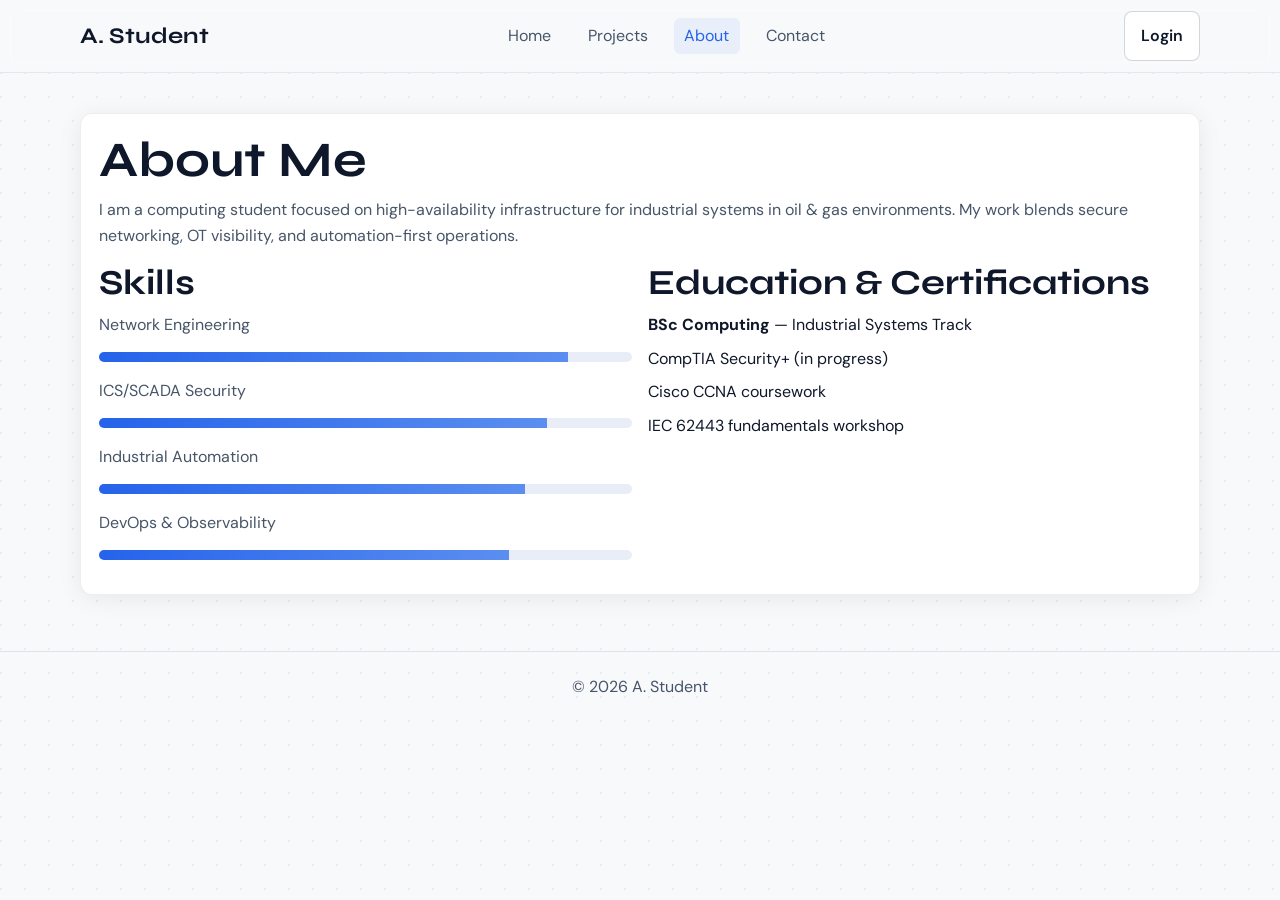
<file: about.html>
<!doctype html>
<html lang="en">
<head>
  <meta charset="UTF-8" />
  <meta name="viewport" content="width=device-width, initial-scale=1.0" />
  <title>Portfolio | About</title>
  <link rel="preconnect" href="https://fonts.googleapis.com">
  <link rel="preconnect" href="https://fonts.gstatic.com" crossorigin>
  <link href="https://fonts.googleapis.com/css2?family=DM+Sans:wght@400;500;700&family=Syne:wght@500;700&display=swap" rel="stylesheet">
  <link rel="stylesheet" href="css/styles.css" />
</head>
<body>
  <header class="site-header">
    <div class="container nav-wrap">
      <a class="brand" href="index.html">A. Student</a>
      <nav class="nav-links">
        <a data-page="index.html" href="index.html">Home</a>
        <a data-page="projects.html" href="projects.html">Projects</a>
        <a data-page="about.html" href="about.html">About</a>
        <a data-page="contact.html" href="contact.html">Contact</a>
        <a id="nav-admin" data-page="admin.html" href="admin.html" class="hidden">Admin</a>
      </nav>
      <div id="auth-slot"></div>
    </div>
  </header>

  <main class="container page">
    <section class="card form-card">
      <h1>About Me</h1>
      <p>I am a computing student focused on high-availability infrastructure for industrial systems in oil & gas environments. My work blends secure networking, OT visibility, and automation-first operations.</p>
      <div class="grid" style="grid-template-columns: 1fr 1fr; gap: 1rem;">
        <div>
          <h2>Skills</h2>
          <div class="skill-bars">
            <p>Network Engineering</p><div class="bar"><span style="width:88%"></span></div>
            <p>ICS/SCADA Security</p><div class="bar"><span style="width:84%"></span></div>
            <p>Industrial Automation</p><div class="bar"><span style="width:80%"></span></div>
            <p>DevOps & Observability</p><div class="bar"><span style="width:77%"></span></div>
          </div>
        </div>
        <div>
          <h2>Education & Certifications</h2>
          <ul class="info-list">
            <li><strong>BSc Computing</strong> — Industrial Systems Track</li>
            <li>CompTIA Security+ (in progress)</li>
            <li>Cisco CCNA coursework</li>
            <li>IEC 62443 fundamentals workshop</li>
          </ul>
        </div>
      </div>
    </section>
  </main>

  <footer><div class="container">© 2026 A. Student</div></footer>
  <script src="js/app.js"></script>
</body>
</html>
</file>
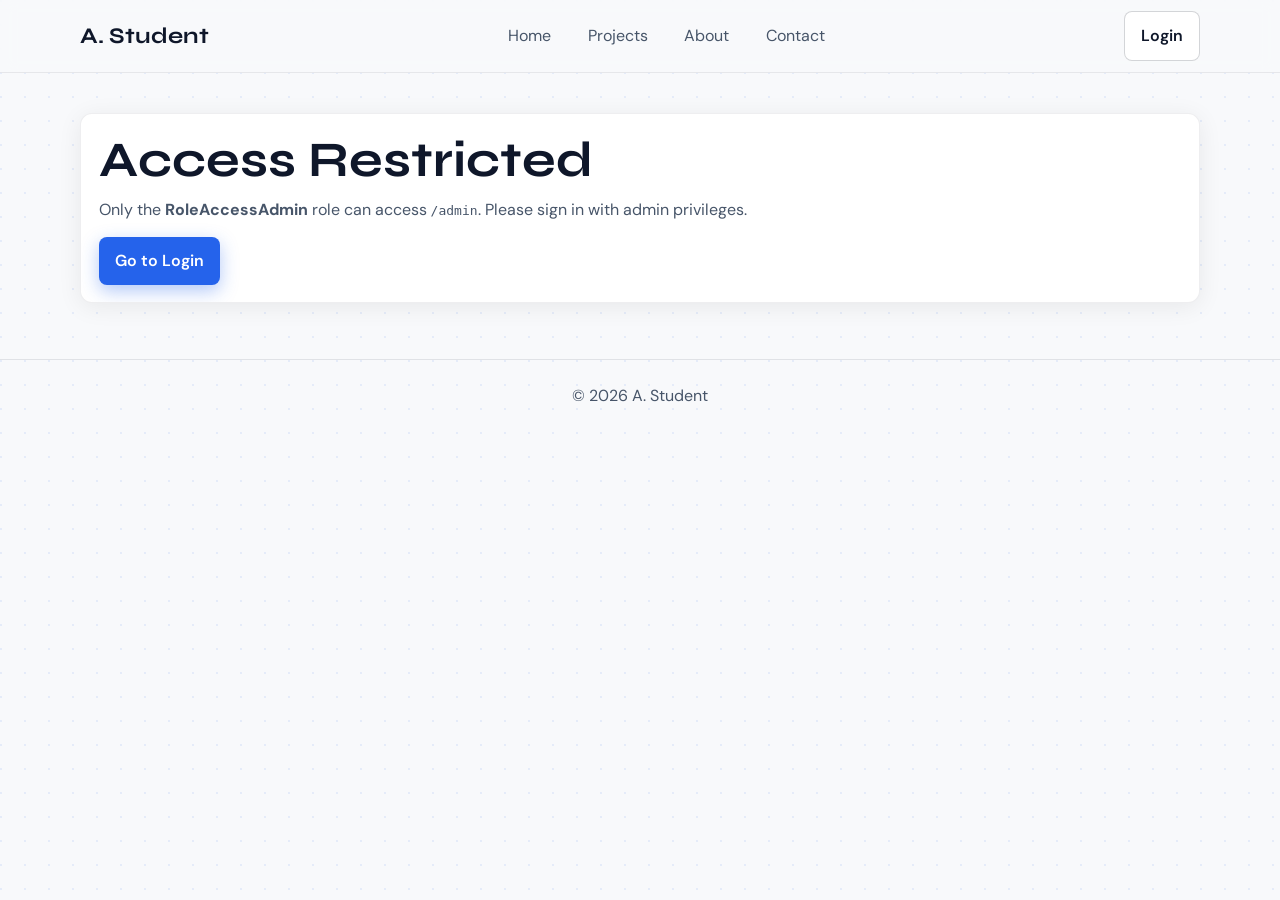
<file: admin.html>
<!doctype html>
<html lang="en">
<head>
  <meta charset="UTF-8" />
  <meta name="viewport" content="width=device-width, initial-scale=1.0" />
  <title>Portfolio | Admin</title>
  <link rel="preconnect" href="https://fonts.googleapis.com">
  <link rel="preconnect" href="https://fonts.gstatic.com" crossorigin>
  <link href="https://fonts.googleapis.com/css2?family=DM+Sans:wght@400;500;700&family=Syne:wght@500;700&display=swap" rel="stylesheet">
  <link rel="stylesheet" href="css/styles.css" />
</head>
<body>
  <header class="site-header">
    <div class="container nav-wrap">
      <a class="brand" href="index.html">A. Student</a>
      <nav class="nav-links">
        <a data-page="index.html" href="index.html">Home</a>
        <a data-page="projects.html" href="projects.html">Projects</a>
        <a data-page="about.html" href="about.html">About</a>
        <a data-page="contact.html" href="contact.html">Contact</a>
        <a id="nav-admin" data-page="admin.html" href="admin.html" class="hidden">Admin</a>
      </nav>
      <div id="auth-slot"></div>
    </div>
  </header>

  <main class="container page">
    <section id="admin-guard" class="card form-card hidden">
      <h1>Admin Dashboard</h1>
      <p>Manage projects, visibility, and publishing state.</p>

      <div class="grid" style="grid-template-columns: 1.15fr 1fr; gap: 1rem; align-items:start;">
        <form id="project-form" class="card form-card">
          <h2 id="form-title">Upload New Project</h2>
          <input id="project-id" type="hidden" />

          <div class="form-group"><label>Title</label><input id="title" required /></div>
          <div class="form-group"><label>Short Description</label><textarea id="shortDescription" rows="2" required></textarea></div>
          <div class="form-group"><label>Full Description (Markdown)</label><textarea id="fullDescription" rows="6" required></textarea></div>
          <div class="form-group"><label>Tags (comma separated)</label><input id="tags" placeholder="networking, cybersecurity" /></div>
          <div class="form-group"><label>Thumbnail URL</label><input id="thumbnail" placeholder="https://..." /></div>
          <div class="form-group"><label>File Attachments (name:url, comma separated)</label><input id="attachments" placeholder="report.pdf:https://..." /></div>
          <div class="form-group"><label>Tech Stack (comma separated)</label><input id="stack" placeholder="Wireshark, Grafana" /></div>
          <div class="form-group"><label>Gallery Images (comma separated URLs)</label><input id="gallery" /></div>

          <div class="grid" style="grid-template-columns: 1fr 1fr; gap: 0.75rem;">
            <div class="form-group">
              <label>Visibility</label>
              <select id="visibility"><option value="public">Public</option><option value="authenticated">Authenticated</option></select>
            </div>
            <div class="form-group">
              <label>Status</label>
              <select id="status"><option value="draft">Draft</option><option value="published">Published</option></select>
            </div>
          </div>

          <div style="display:flex; gap:0.5rem; flex-wrap:wrap;">
            <button class="btn btn-primary" type="submit">Save Project</button>
            <button id="reset-form" class="btn btn-ghost" type="button">Clear</button>
          </div>
        </form>

        <div class="card form-card">
          <h2>Project Library</h2>
          <p style="font-size:0.9rem;">Edit, publish/unpublish, or delete existing records.</p>
          <div id="admin-project-list" class="grid"></div>
        </div>
      </div>
    </section>

    <section id="admin-blocked" class="card form-card hidden">
      <h1>Access Restricted</h1>
      <p>Only the <strong>RoleAccessAdmin</strong> role can access <code>/admin</code>. Please sign in with admin privileges.</p>
      <a class="btn btn-primary" href="login.html">Go to Login</a>
    </section>
  </main>

  <footer><div class="container">© 2026 A. Student</div></footer>
  <script src="js/app.js"></script>
  <script src="js/admin.js"></script>
</body>
</html>
</file>
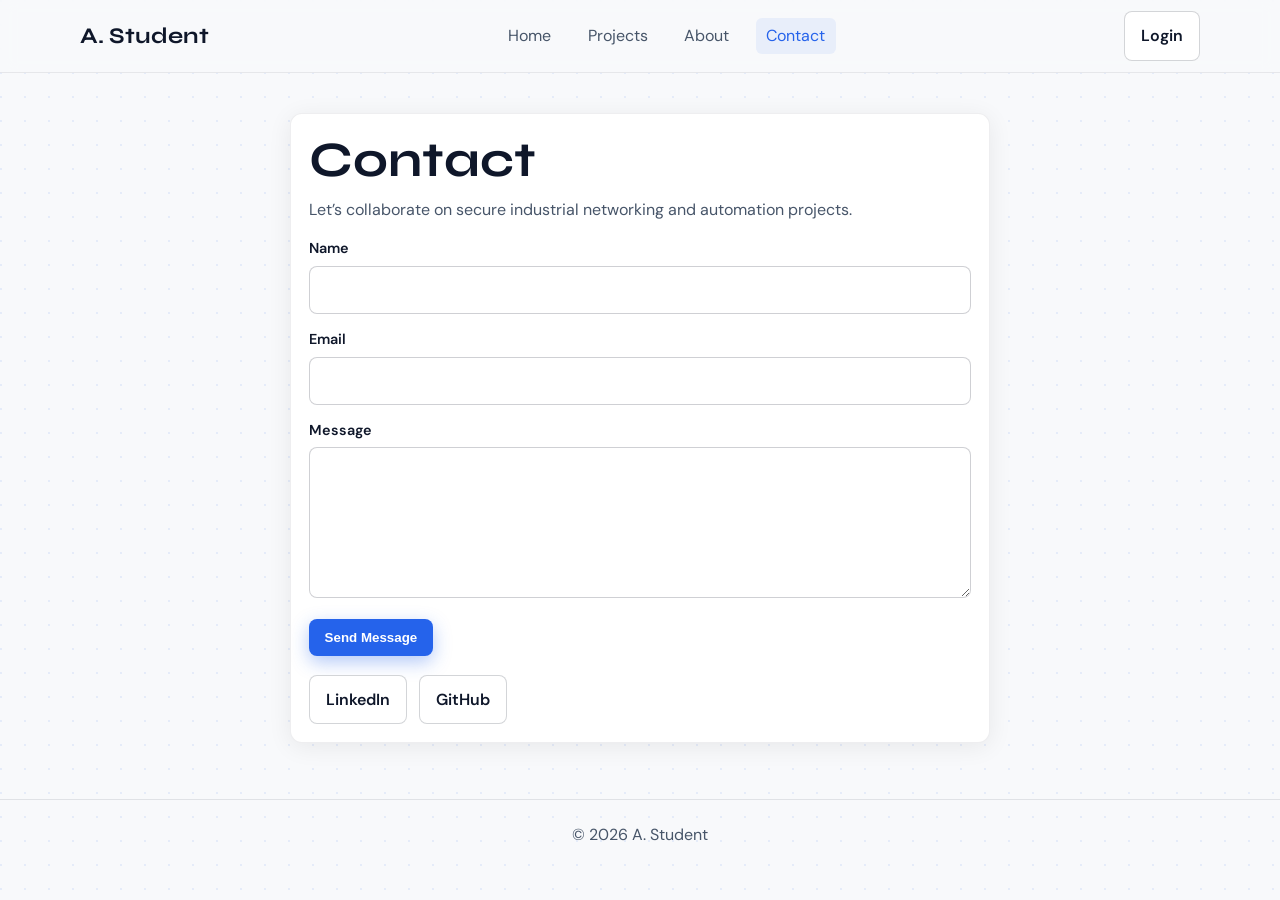
<file: contact.html>
<!doctype html>
<html lang="en">
<head>
  <meta charset="UTF-8" />
  <meta name="viewport" content="width=device-width, initial-scale=1.0" />
  <title>Portfolio | Contact</title>
  <link rel="preconnect" href="https://fonts.googleapis.com">
  <link rel="preconnect" href="https://fonts.gstatic.com" crossorigin>
  <link href="https://fonts.googleapis.com/css2?family=DM+Sans:wght@400;500;700&family=Syne:wght@500;700&display=swap" rel="stylesheet">
  <link rel="stylesheet" href="css/styles.css" />
</head>
<body>
  <header class="site-header">
    <div class="container nav-wrap">
      <a class="brand" href="index.html">A. Student</a>
      <nav class="nav-links">
        <a data-page="index.html" href="index.html">Home</a>
        <a data-page="projects.html" href="projects.html">Projects</a>
        <a data-page="about.html" href="about.html">About</a>
        <a data-page="contact.html" href="contact.html">Contact</a>
        <a id="nav-admin" data-page="admin.html" href="admin.html" class="hidden">Admin</a>
      </nav>
      <div id="auth-slot"></div>
    </div>
  </header>

  <main class="container page">
    <section class="card form-card" style="max-width:700px; margin: 0 auto;">
      <h1>Contact</h1>
      <p>Let’s collaborate on secure industrial networking and automation projects.</p>
      <form id="contact-form">
        <div class="form-group">
          <label for="name">Name</label>
          <input id="name" required />
        </div>
        <div class="form-group">
          <label for="email">Email</label>
          <input id="email" type="email" required />
        </div>
        <div class="form-group">
          <label for="message">Message</label>
          <textarea id="message" rows="5" required></textarea>
        </div>
        <button class="btn btn-primary" type="submit">Send Message</button>
      </form>
      <p id="contact-status" class="hidden" style="margin-top:0.75rem;color:var(--primary);font-weight:600;">Thanks — your message has been captured locally for demo purposes.</p>
      <div style="margin-top:1.2rem;display:flex;gap:0.8rem;">
        <a class="btn btn-ghost" href="https://www.linkedin.com" target="_blank" rel="noreferrer">LinkedIn</a>
        <a class="btn btn-ghost" href="https://github.com" target="_blank" rel="noreferrer">GitHub</a>
      </div>
    </section>
  </main>

  <footer><div class="container">© 2026 A. Student</div></footer>
  <script src="js/app.js"></script>
  <script src="js/contact.js"></script>
</body>
</html>
</file>
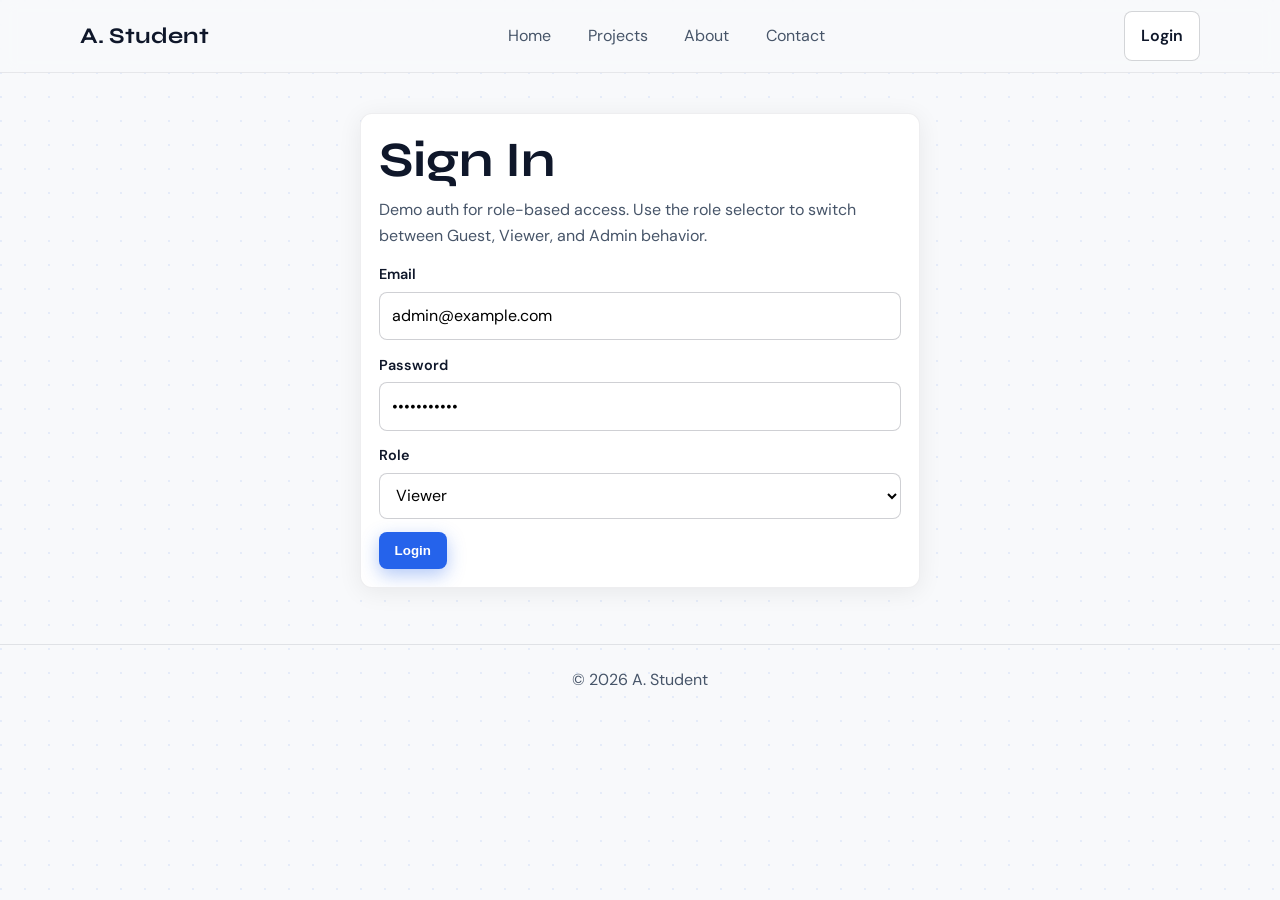
<file: login.html>
<!doctype html>
<html lang="en">
<head>
  <meta charset="UTF-8" />
  <meta name="viewport" content="width=device-width, initial-scale=1.0" />
  <title>Portfolio | Login</title>
  <link rel="preconnect" href="https://fonts.googleapis.com">
  <link rel="preconnect" href="https://fonts.gstatic.com" crossorigin>
  <link href="https://fonts.googleapis.com/css2?family=DM+Sans:wght@400;500;700&family=Syne:wght@500;700&display=swap" rel="stylesheet">
  <link rel="stylesheet" href="css/styles.css" />
</head>
<body>
  <header class="site-header">
    <div class="container nav-wrap">
      <a class="brand" href="index.html">A. Student</a>
      <nav class="nav-links">
        <a data-page="index.html" href="index.html">Home</a>
        <a data-page="projects.html" href="projects.html">Projects</a>
        <a data-page="about.html" href="about.html">About</a>
        <a data-page="contact.html" href="contact.html">Contact</a>
        <a id="nav-admin" data-page="admin.html" href="admin.html" class="hidden">Admin</a>
      </nav>
      <div id="auth-slot"></div>
    </div>
  </header>

  <main class="container page">
    <section class="card form-card" style="max-width:560px; margin: 0 auto;">
      <h1>Sign In</h1>
      <p>Demo auth for role-based access. Use the role selector to switch between Guest, Viewer, and Admin behavior.</p>
      <form id="login-form">
        <div class="form-group">
          <label for="email">Email</label>
          <input id="email" type="email" value="admin@example.com" required />
        </div>
        <div class="form-group">
          <label for="password">Password</label>
          <input id="password" type="password" value="password123" required />
        </div>
        <div class="form-group">
          <label for="role">Role</label>
          <select id="role">
            <option value="viewer">Viewer</option>
            <option value="admin">RoleAccessAdmin</option>
          </select>
        </div>
        <button class="btn btn-primary" type="submit">Login</button>
      </form>
    </section>
  </main>

  <footer><div class="container">© 2026 A. Student</div></footer>
  <script src="js/app.js"></script>
  <script src="js/login.js"></script>
</body>
</html>
</file>
<file: css/styles.css>
:root {
  --bg: #f8f9fb;
  --surface: #ffffff;
  --text: #0f172a;
  --muted: #475569;
  --primary: #2563eb;
  --secondary: #dc2626;
  --radius-card: 12px;
  --radius-btn: 8px;
  --shadow-soft: 0 4px 24px rgba(0, 0, 0, 0.07);
  --shadow-hover: 0 12px 32px rgba(15, 23, 42, 0.15);
}

* { box-sizing: border-box; }
html, body { margin: 0; padding: 0; }
body {
  font-family: "DM Sans", system-ui, sans-serif;
  color: var(--text);
  background:
    radial-gradient(circle at 1px 1px, rgba(37, 99, 235, 0.09) 1px, transparent 0) 0 0/24px 24px,
    var(--bg);
  line-height: 1.6;
}

a { color: inherit; text-decoration: none; }
img { max-width: 100%; display: block; }

.container {
  width: min(1120px, calc(100% - 2rem));
  margin: 0 auto;
}

.site-header {
  position: sticky;
  top: 0;
  z-index: 50;
  backdrop-filter: blur(8px);
  background: rgba(248, 249, 251, 0.85);
  border-bottom: 1px solid rgba(15, 23, 42, 0.08);
}

.nav-wrap {
  display: flex;
  justify-content: space-between;
  align-items: center;
  min-height: 72px;
  gap: 1rem;
}

.brand {
  font-family: "Syne", "DM Serif Display", serif;
  font-size: 1.4rem;
  font-weight: 700;
}

.nav-links {
  display: flex;
  gap: 1rem;
  flex-wrap: wrap;
}

.nav-links a {
  padding: 0.35rem 0.65rem;
  border-radius: 6px;
  color: var(--muted);
}

.nav-links a:hover,
.nav-links a.active {
  color: var(--primary);
  background: rgba(37, 99, 235, 0.08);
}

.auth-chip {
  border: 1px solid rgba(37, 99, 235, 0.25);
  border-radius: 999px;
  padding: 0.3rem 0.75rem;
  font-size: 0.85rem;
  color: var(--primary);
}

main { padding: 2.5rem 0 3.5rem; }

.page {
  animation: fadeUp 500ms ease both;
}

.hero {
  display: grid;
  gap: 1.25rem;
  padding: 2.5rem;
  background: linear-gradient(135deg, #ffffff, #eff4ff);
  border-radius: var(--radius-card);
  box-shadow: var(--shadow-soft);
}

h1, h2, h3 {
  font-family: "Syne", "DM Serif Display", serif;
  line-height: 1.15;
  margin: 0 0 0.55rem;
}

h1 { font-size: clamp(2rem, 4vw, 3.1rem); }
h2 { font-size: clamp(1.55rem, 3vw, 2.2rem); }

p { margin: 0 0 0.9rem; color: var(--muted); }

.btn {
  display: inline-flex;
  align-items: center;
  justify-content: center;
  gap: 0.5rem;
  border: 0;
  border-radius: var(--radius-btn);
  cursor: pointer;
  padding: 0.68rem 1rem;
  font-weight: 600;
  transition: transform .2s ease, box-shadow .2s ease, background .2s ease;
}
.btn:hover { transform: translateY(-2px); }
.btn-primary {
  background: var(--primary);
  color: #fff;
  box-shadow: 0 6px 18px rgba(37, 99, 235, 0.35);
}
.btn-secondary {
  background: var(--secondary);
  color: #fff;
}
.btn-ghost {
  border: 1px solid rgba(15, 23, 42, 0.18);
  background: #fff;
  color: var(--text);
}

.skills-ticker {
  overflow: hidden;
  border: 1px solid rgba(15, 23, 42, 0.12);
  border-radius: 999px;
  background: #fff;
}
.skills-track {
  display: inline-block;
  white-space: nowrap;
  padding: 0.55rem 0;
  animation: ticker 18s linear infinite;
}
.skills-track span {
  margin: 0 1rem;
  color: var(--primary);
  font-weight: 700;
}

.grid {
  display: grid;
  gap: 1rem;
}

.projects-grid {
  grid-template-columns: repeat(auto-fill, minmax(270px, 1fr));
  margin-top: 1rem;
}

.card {
  background: var(--surface);
  border-radius: var(--radius-card);
  box-shadow: var(--shadow-soft);
  overflow: hidden;
  border: 1px solid rgba(15, 23, 42, 0.07);
  transition: transform .2s ease, box-shadow .2s ease;
}

.card:hover {
  transform: translateY(-4px);
  box-shadow: var(--shadow-hover);
}

.card-content { padding: 1rem; }

.badges {
  display: flex;
  flex-wrap: wrap;
  gap: 0.4rem;
  margin-bottom: 0.7rem;
}

.badge {
  font-size: 0.76rem;
  padding: 0.2rem 0.55rem;
  border-radius: 999px;
  background: rgba(37, 99, 235, 0.12);
  color: var(--primary);
  font-weight: 700;
}

.badge.restricted,
.restricted-flag {
  background: rgba(220, 38, 38, 0.12);
  color: var(--secondary);
}

.toolbar {
  display: flex;
  gap: 0.65rem;
  flex-wrap: wrap;
  margin-bottom: 1rem;
}

input, textarea, select {
  width: 100%;
  border: 1px solid rgba(15, 23, 42, 0.2);
  border-radius: 8px;
  padding: 0.65rem 0.75rem;
  font: inherit;
  background: #fff;
}

label { font-weight: 600; font-size: 0.9rem; display: block; margin-bottom: 0.35rem; }
.form-group { margin-bottom: 0.85rem; }
.form-card { padding: 1.1rem; }

.detail-layout {
  display: grid;
  gap: 1rem;
  grid-template-columns: 2fr 1fr;
}

.info-list {
  margin: 0;
  padding: 0;
  list-style: none;
}
.info-list li { margin-bottom: 0.5rem; }

.skill-bars .bar {
  background: #e8edf8;
  border-radius: 999px;
  overflow: hidden;
  height: 10px;
  margin-bottom: 1rem;
}
.skill-bars .bar > span {
  display: block;
  height: 100%;
  background: linear-gradient(90deg, var(--primary), #5b8ef0);
}

footer {
  border-top: 1px solid rgba(15, 23, 42, 0.1);
  padding: 1.4rem 0;
  color: var(--muted);
  text-align: center;
}

.hidden { display: none !important; }

@keyframes ticker {
  0% { transform: translateX(0); }
  100% { transform: translateX(-50%); }
}

@keyframes fadeUp {
  from { opacity: 0; transform: translateY(10px); }
  to { opacity: 1; transform: translateY(0); }
}

@media (max-width: 900px) {
  .detail-layout { grid-template-columns: 1fr; }
}

@media (max-width: 640px) {
  .hero { padding: 1.4rem; }
  .nav-wrap { min-height: 64px; }
}
</file>
